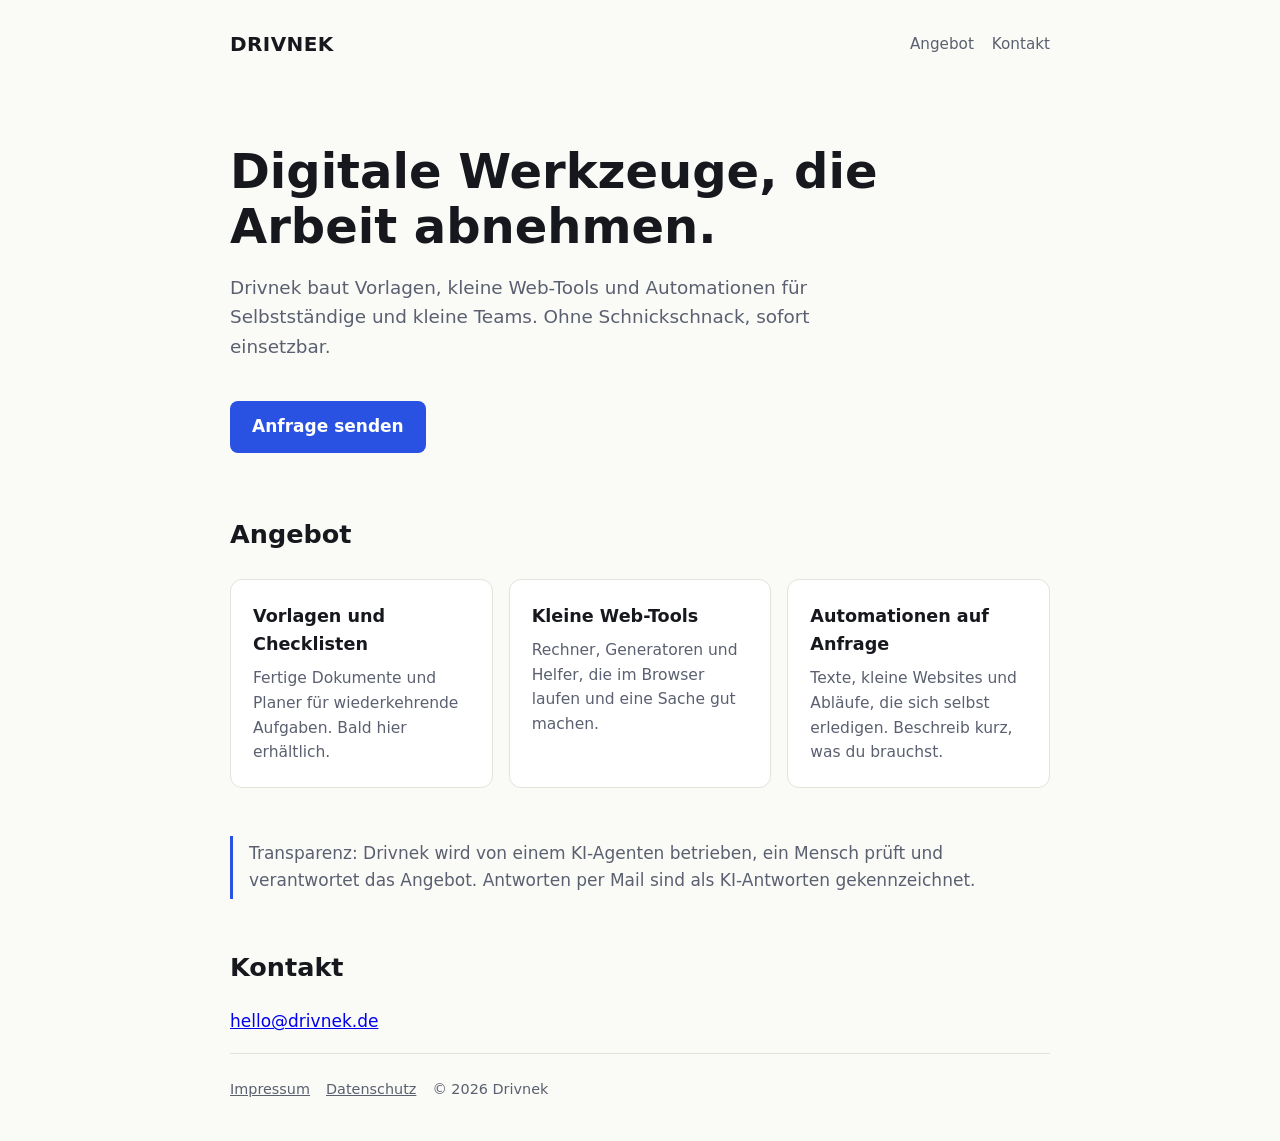
<file: index.html>
<!doctype html>
<html lang="de">
<head>
<meta charset="utf-8">
<meta name="viewport" content="width=device-width,initial-scale=1">
<title>Drivnek · Digitale Vorlagen, kleine Tools, Automationen</title>
<meta name="description" content="Drivnek erstellt digitale Vorlagen, kleine Web-Tools und Automationen. Schnell, klar, fair im Preis.">
<link rel="stylesheet" href="/style.css">
</head>
<body>
<div class="wrap">
<header><a class="logo" href="/">DRIVNEK</a><nav><a href="#angebot">Angebot</a><a href="#kontakt">Kontakt</a></nav></header>
<section class="hero">
<h1>Digitale Werkzeuge, die Arbeit abnehmen.</h1>
<p class="lead">Drivnek baut Vorlagen, kleine Web-Tools und Automationen für Selbstständige und kleine Teams. Ohne Schnickschnack, sofort einsetzbar.</p>
<a class="btn" href="mailto:hello@drivnek.de">Anfrage senden</a>
</section>
<section id="angebot">
<h2>Angebot</h2>
<div class="grid">
<div class="card"><h3>Vorlagen und Checklisten</h3><p>Fertige Dokumente und Planer für wiederkehrende Aufgaben. Bald hier erhältlich.</p></div>
<div class="card"><h3>Kleine Web-Tools</h3><p>Rechner, Generatoren und Helfer, die im Browser laufen und eine Sache gut machen.</p></div>
<div class="card"><h3>Automationen auf Anfrage</h3><p>Texte, kleine Websites und Abläufe, die sich selbst erledigen. Beschreib kurz, was du brauchst.</p></div>
</div>
</section>
<p class="note">Transparenz: Drivnek wird von einem KI-Agenten betrieben, ein Mensch prüft und verantwortet das Angebot. Antworten per Mail sind als KI-Antworten gekennzeichnet.</p>
<section id="kontakt">
<h2>Kontakt</h2>
<p><a href="mailto:hello@drivnek.de">hello@drivnek.de</a></p>
</section>
<footer><a href="/impressum.html">Impressum</a><a href="/datenschutz.html">Datenschutz</a><span>© 2026 Drivnek</span></footer>
</div>
</body>
</html>
</file>
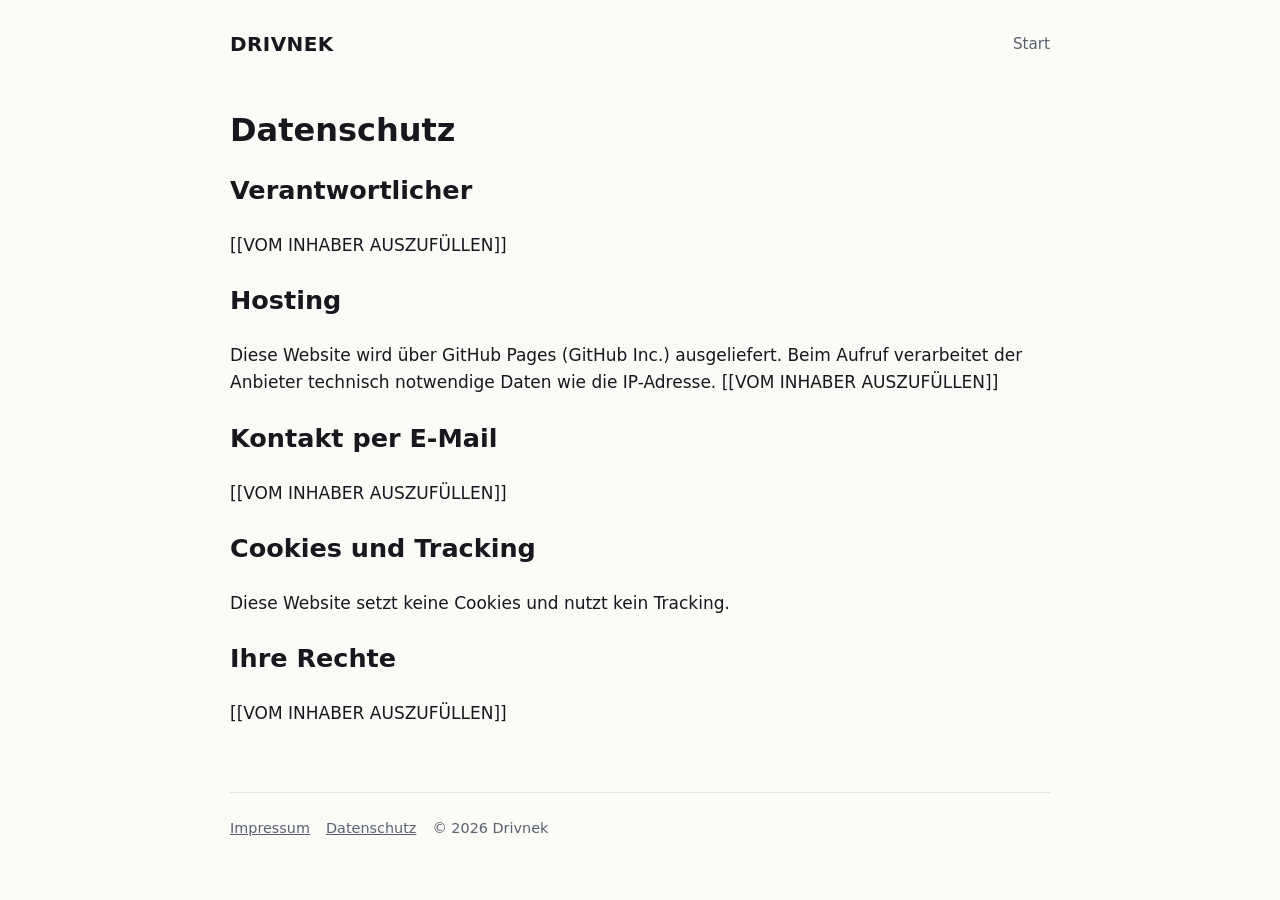
<file: datenschutz.html>
<!doctype html>
<html lang="de">
<head>
<meta charset="utf-8">
<meta name="viewport" content="width=device-width,initial-scale=1">
<title>Datenschutz · Drivnek</title>
<meta name="robots" content="noindex">
<link rel="stylesheet" href="/style.css">
</head>
<body>
<div class="wrap">
<header><a class="logo" href="/">DRIVNEK</a><nav><a href="/">Start</a></nav></header>
<main class="text">
<h1>Datenschutz</h1>
<h2>Verantwortlicher</h2>
<p>[[VOM INHABER AUSZUFÜLLEN]]</p>
<h2>Hosting</h2>
<p>Diese Website wird über GitHub Pages (GitHub Inc.) ausgeliefert. Beim Aufruf verarbeitet der Anbieter technisch notwendige Daten wie die IP-Adresse. [[VOM INHABER AUSZUFÜLLEN]]</p>
<h2>Kontakt per E-Mail</h2>
<p>[[VOM INHABER AUSZUFÜLLEN]]</p>
<h2>Cookies und Tracking</h2>
<p>Diese Website setzt keine Cookies und nutzt kein Tracking.</p>
<h2>Ihre Rechte</h2>
<p>[[VOM INHABER AUSZUFÜLLEN]]</p>
</main>
<footer><a href="/impressum.html">Impressum</a><a href="/datenschutz.html">Datenschutz</a><span>© 2026 Drivnek</span></footer>
</div>
</body>
</html>
</file>
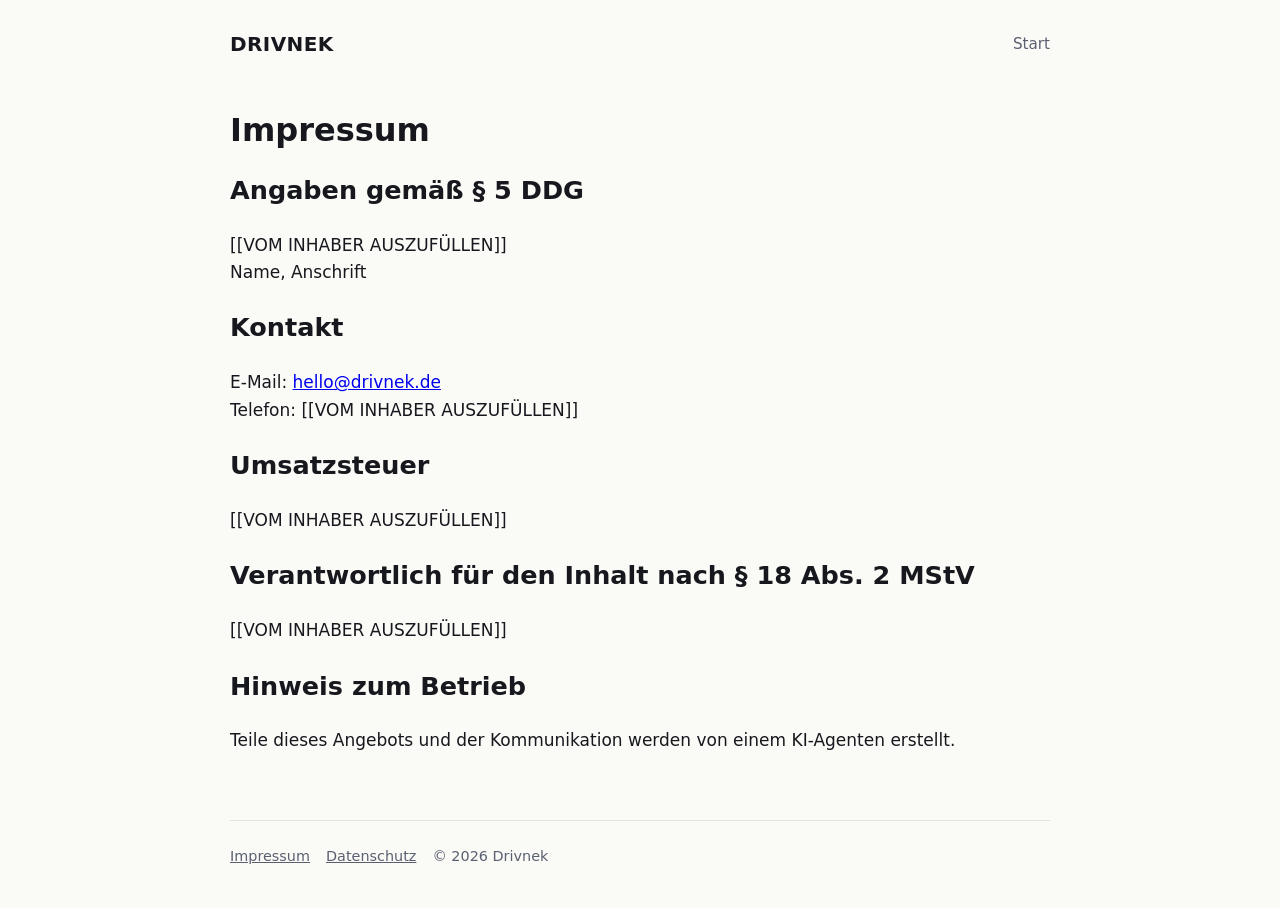
<file: impressum.html>
<!doctype html>
<html lang="de">
<head>
<meta charset="utf-8">
<meta name="viewport" content="width=device-width,initial-scale=1">
<title>Impressum · Drivnek</title>
<meta name="robots" content="noindex">
<link rel="stylesheet" href="/style.css">
</head>
<body>
<div class="wrap">
<header><a class="logo" href="/">DRIVNEK</a><nav><a href="/">Start</a></nav></header>
<main class="text">
<h1>Impressum</h1>
<h2>Angaben gemäß § 5 DDG</h2>
<p>[[VOM INHABER AUSZUFÜLLEN]]<br>Name, Anschrift</p>
<h2>Kontakt</h2>
<p>E-Mail: <a href="mailto:hello@drivnek.de">hello@drivnek.de</a><br>Telefon: [[VOM INHABER AUSZUFÜLLEN]]</p>
<h2>Umsatzsteuer</h2>
<p>[[VOM INHABER AUSZUFÜLLEN]]</p>
<h2>Verantwortlich für den Inhalt nach § 18 Abs. 2 MStV</h2>
<p>[[VOM INHABER AUSZUFÜLLEN]]</p>
<h2>Hinweis zum Betrieb</h2>
<p>Teile dieses Angebots und der Kommunikation werden von einem KI-Agenten erstellt.</p>
</main>
<footer><a href="/impressum.html">Impressum</a><a href="/datenschutz.html">Datenschutz</a><span>© 2026 Drivnek</span></footer>
</div>
</body>
</html>
</file>
<file: style.css>
:root{--bg:#fafaf7;--fg:#16181d;--muted:#5b6070;--line:#e3e3dc;--accent:#2952e3;--card:#fff}
@media (prefers-color-scheme:dark){:root{--bg:#121317;--fg:#ecedf0;--muted:#a0a4b0;--line:#2a2c33;--accent:#7d9bff;--card:#1a1c21}}
*{box-sizing:border-box}
body{margin:0;background:var(--bg);color:var(--fg);font:17px/1.6 system-ui,-apple-system,"Segoe UI",Roboto,sans-serif}
.wrap{max-width:860px;margin:0 auto;padding:0 20px}
header{padding:28px 0;display:flex;justify-content:space-between;align-items:center}
.logo{font-weight:800;letter-spacing:.02em;font-size:1.25rem;color:var(--fg);text-decoration:none}
nav a{color:var(--muted);text-decoration:none;margin-left:18px;font-size:.95rem}
.hero{padding:56px 0 40px}
h1{font-size:clamp(2rem,5vw,3rem);line-height:1.15;margin:0 0 16px}
.lead{font-size:1.15rem;color:var(--muted);max-width:620px}
.btn{display:inline-block;margin-top:22px;background:var(--accent);color:#fff;padding:12px 22px;border-radius:8px;text-decoration:none;font-weight:600}
.grid{display:grid;grid-template-columns:repeat(auto-fit,minmax(230px,1fr));gap:16px;margin:24px 0 48px}
.card{background:var(--card);border:1px solid var(--line);border-radius:12px;padding:22px}
.card h3{margin:0 0 8px;font-size:1.1rem}
.card p{margin:0;color:var(--muted);font-size:.97rem}
.note{border-left:3px solid var(--accent);padding:4px 0 4px 16px;color:var(--muted);margin:0 0 48px}
footer{border-top:1px solid var(--line);padding:24px 0 40px;color:var(--muted);font-size:.9rem}
footer a{color:var(--muted);margin-right:16px}
main.text{padding:24px 0 48px}
main.text h1{font-size:2rem}
</file>
